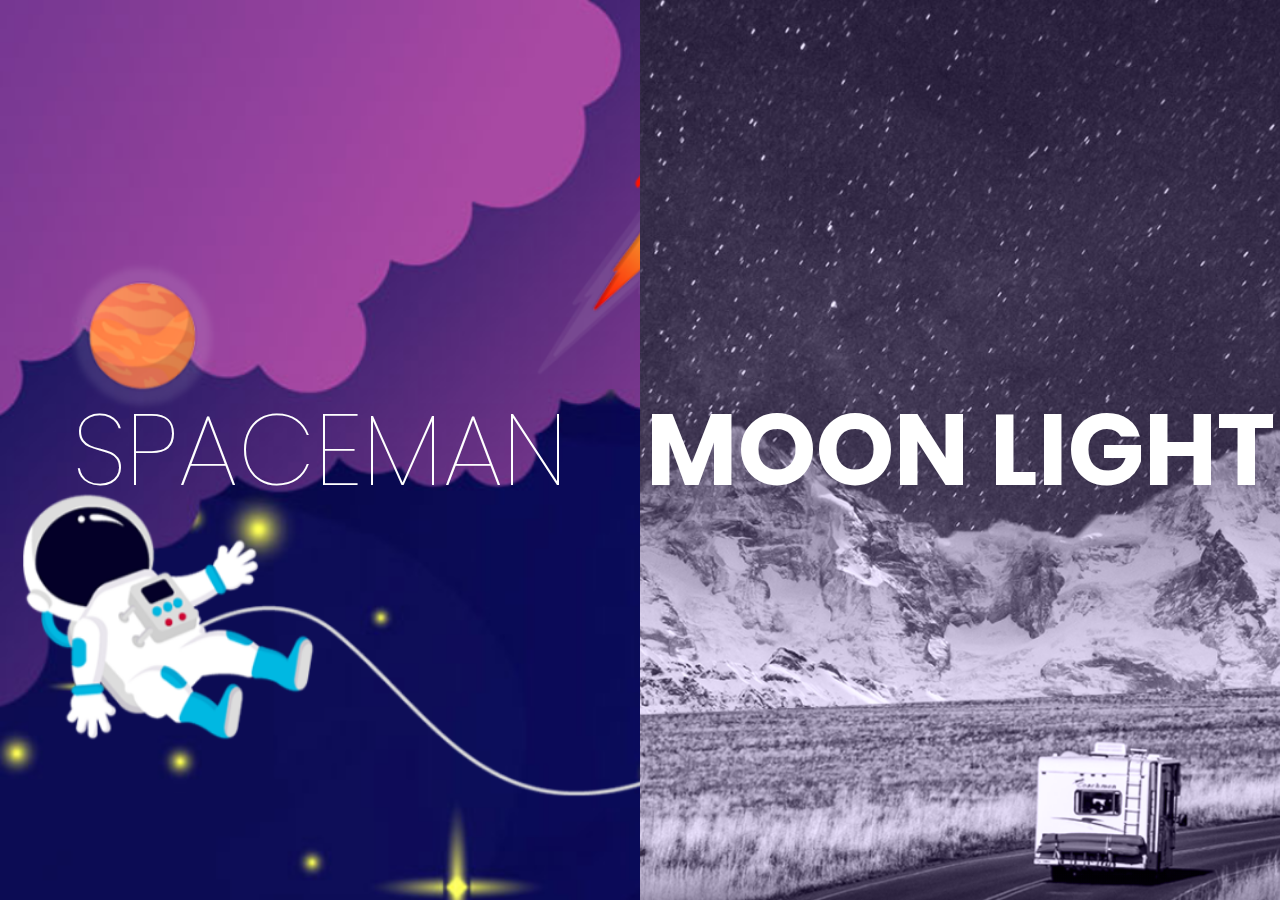
<file: index.html>
<!DOCTYPE html>
<html lang="en">
<head>
    <meta charset="UTF-8">
    <meta http-equiv="X-UA-Compatible" content="IE=edge">
    <meta name="viewport" content="width=device-width, initial-scale=1.0">
<!--     <title>Parallax effect | Space & Moon Light</title> -->
    <title>Parallax effects | Space & Moon Light</title>
    <link rel="stylesheet" href="css/style.css">
    <link rel="icon" href="images/icon.png">
</head>
<body>
    <div class="container">
        <div class="rightbox" id="right">
            <a href="sites/Parallax-Space/index.html">Spaceman</a>
        </div>
        <div class="leftbox" id="left">
            <a href="sites/Parallax-Moon-Light/index.html">Moon Light</a>
        </div>
    </div>
    <script src="mainscript.js"></script>
</body>
</html>
</file>
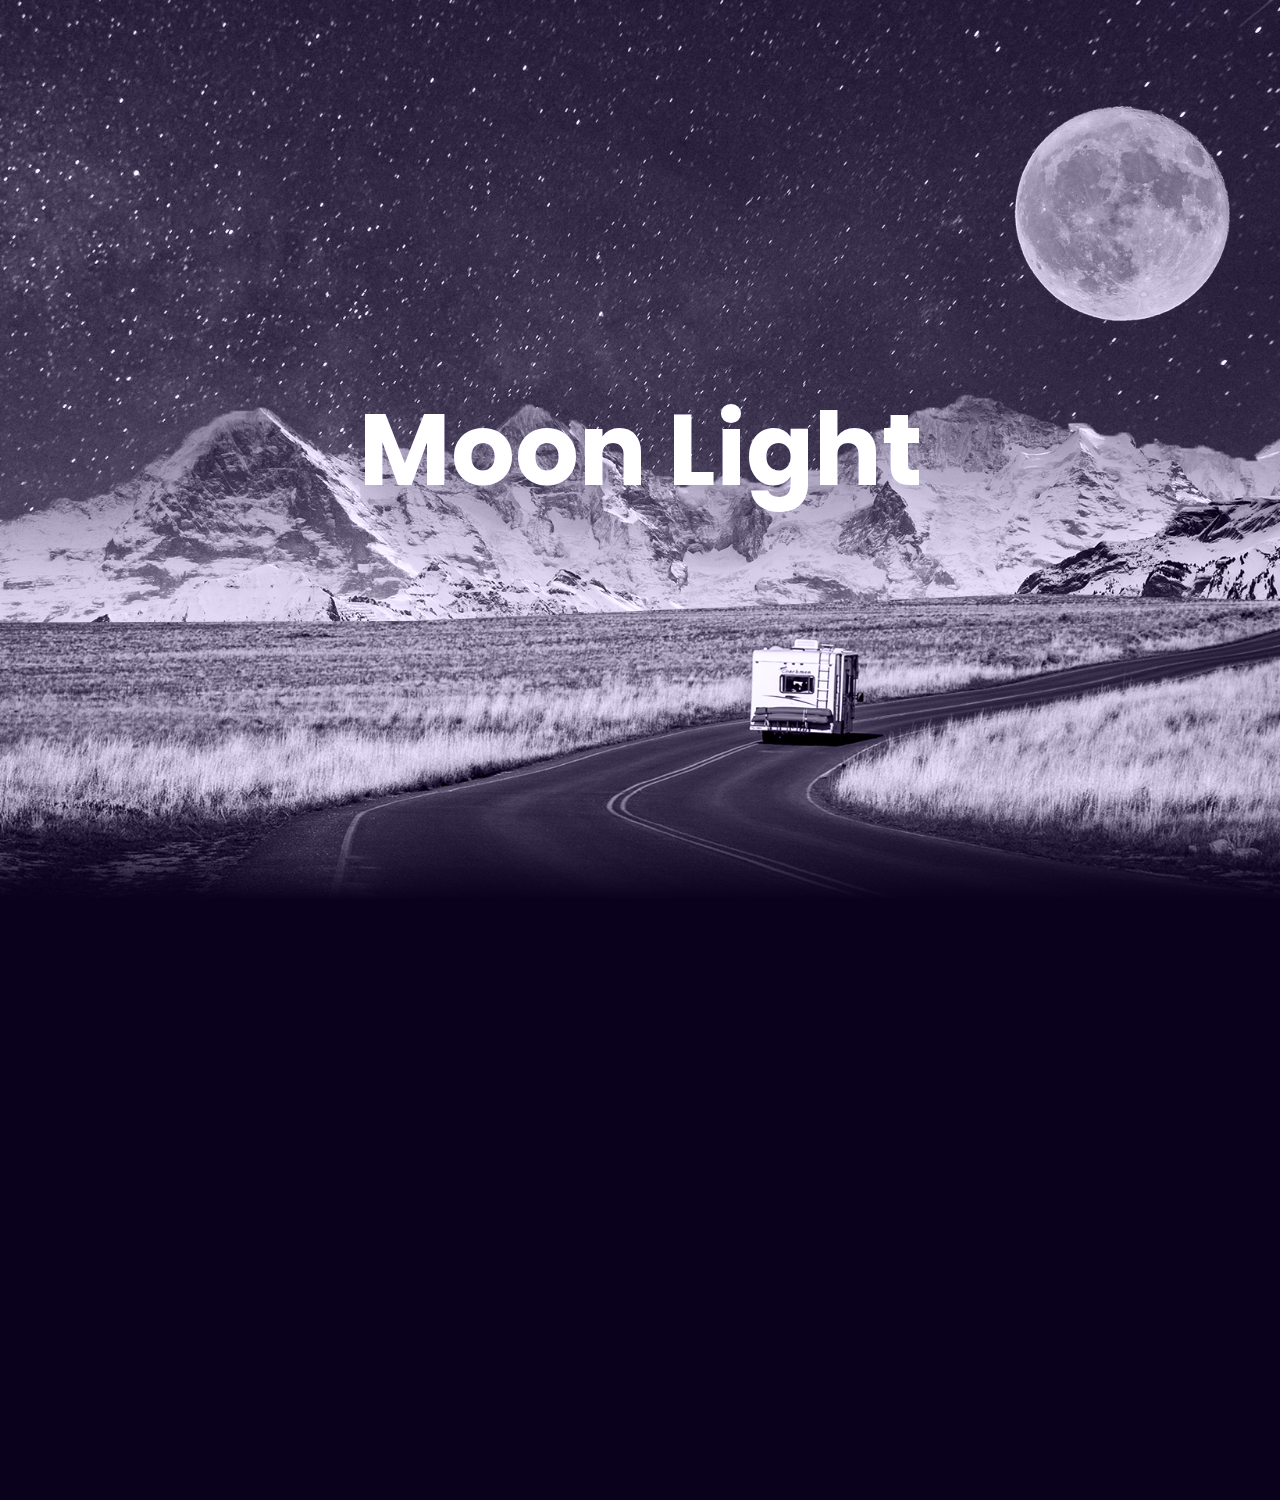
<file: Parrallax/Parallax Moon Light/index.html>
<!DOCTYPE html>
<html lang="en">
<head>
    <meta charset="UTF-8">
    <meta name="viewport" content="width=device-width, initial-scale=1.0">
    <link rel="stylesheet" href="css/styles.css">
    <!-- <title>Parrallax Moon</title> -->
    <title>Parallax Moon</title>
    <!-- <title>Parrallax Moon Light</title> -->
    <!-- <title>Parralax Moon</title> -->
    <!-- <title>Parralax Moon Light</title> -->
    <!-- <title>Parallax Moon Light</title> -->
</head>
<body>
    <section>
        <img src="img/bg.jpg" id="bg">
        <img src="img/moon.png" id="moon">
        <img src="img/mountain.png" id="mountain">
        <img src="img/road.png" id="road">
        <h2 id="text">Moon Light</h2>
    </section>
    <script>
        let bg = document.getElementById("bg");
        let moon = document.getElementById("moon");
        let mountain = document.getElementById("mountain");
        let road = document.getElementById("road");
        let text = document.getElementById("text");

        window.addEventListener('scroll',function() {
            var value = window.scrollY;
            bg.style.top = value * 0.5 + 'px';
            moon.style.left = value * 0.5 + 'px';
            mountain.style.top = value * 0.15 + 'px';
            road.style.top = value * 0.15 + 'px';
            text.style.top = value + 'px';
        });
    </script>
    <!-- <script src="parallaxEffectMoonLight.js">

    </script> -->
</body>
</html>
</file>
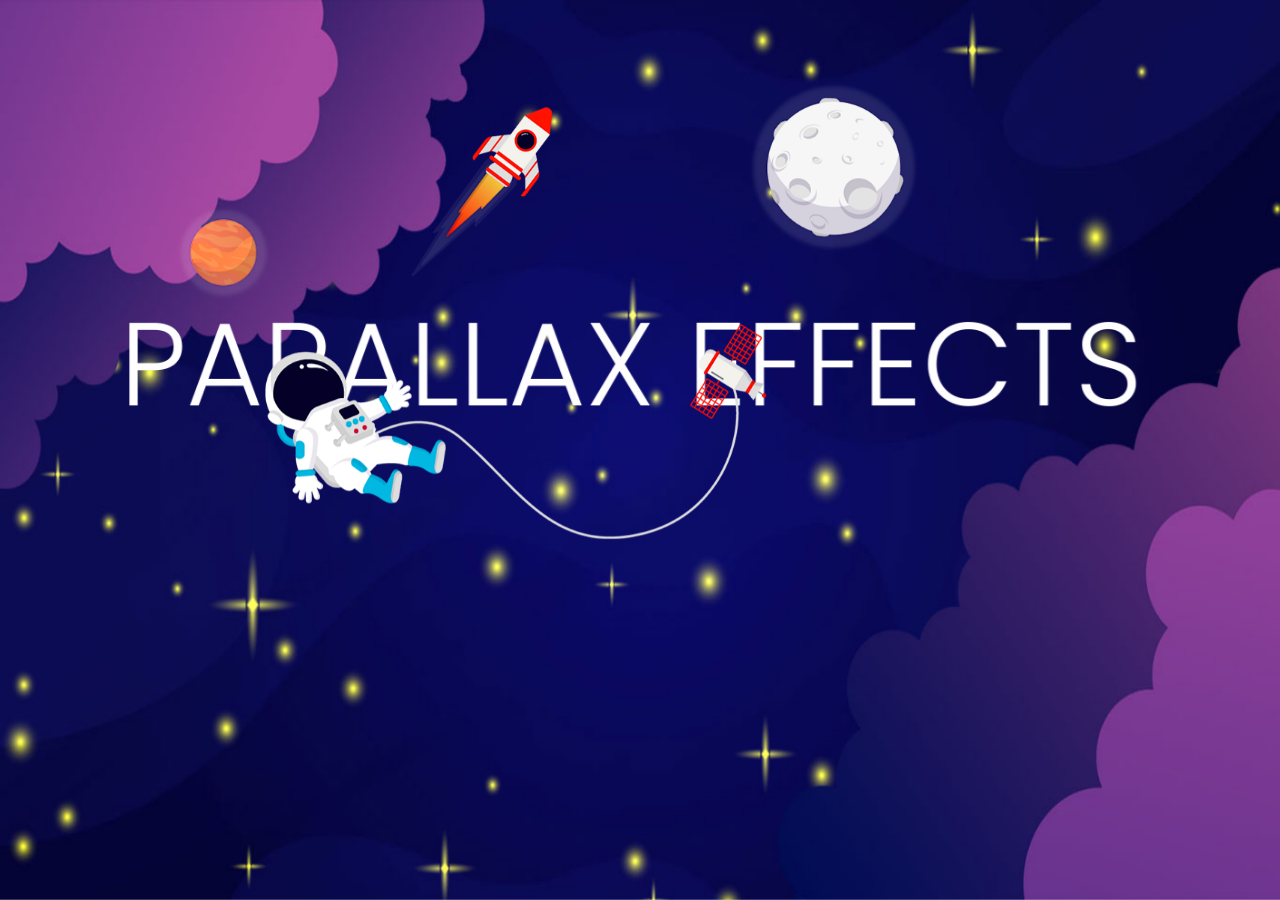
<file: Parrallax/Parallax Space/index.html>
<!doctype html>
<html>
<head>
	<meta charset="utf-8">
	<title>Parallax Space</title>
	<!-- <title>Parallax Effect</title> -->
	<!-- <title>Parralax Effect</title> -->
	<!-- <title>Parrallax Effect</title> -->
	<link rel="stylesheet" href="style.css">
	<link rel="icon" href="images/logosite.png">
	<script src="parallax.js"></script>
</head>
<body>
	<img src="images/background.jpg">
	<div class="container">
		<ul id="scene">
			<li class="layer" data-depth=".1">
				<img src="images/text.png" alt="text image">
			</li>
			<li class="layer" data-depth="1">
				<img src="images/planet1.png" alt="planet1 image">
			</li>
			<li class="layer" data-depth="-1">
				<img src="images/planet2.png" alt="planet2 image">
			</li>
			<li class="layer" data-depth="2">
				<img src="images/astronaut.png" alt="ilon mask image">
			</li>
			<li class="layer" data-depth="0.5">
				<img src="images/rocket.png" alt="SpaceX rocket image">
			</li>
		</ul>
	</div>
	<script>
		var scene = document.getElementById('scene');
		var parallax = new Parallax(scene);
	</script>
</body>
</html>
</file>
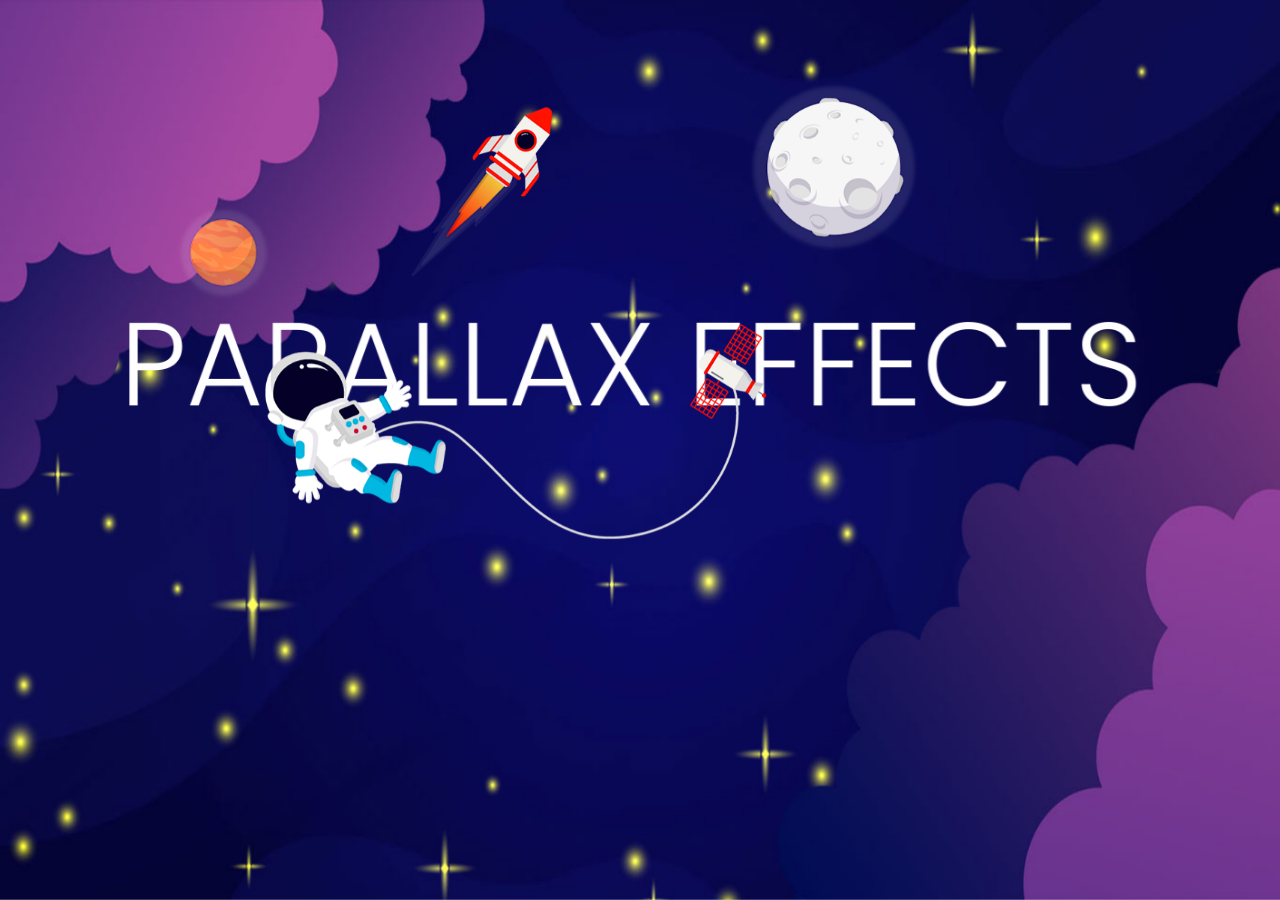
<file: Parrallax/ParallaxSpace/index.html>
<!doctype html>
<html>
<head>
	<meta charset="utf-8">
	<title>Parallax.js</title>
	<link rel="stylesheet" href="style.css">
	<script src="parallax.js"></script>
</head>
<body>
	<img src="images/background.jpg">
	<div class="container">
		<ul id="scene">
			<li class="layer" data-depth=".1">
				<img src="images/text.png" alt="text image">
			</li>
			<li class="layer" data-depth="1">
				<img src="images/planet1.png" alt="planet1 image">
			</li>
			<li class="layer" data-depth="-1">
				<img src="images/planet2.png" alt="planet2 image">
			</li>
			<li class="layer" data-depth="2">
				<img src="images/astronaut.png" alt="ilon mask image">
			</li>
			<li class="layer" data-depth="0.5">
				<img src="images/rocket.png" alt="SpaceX rocket image">
			</li>
		</ul>
	</div>
	<script>
		var scene = document.getElementById('scene');
		var parallax = new Parallax(scene);
	</script>
</body>
</html>
</file>
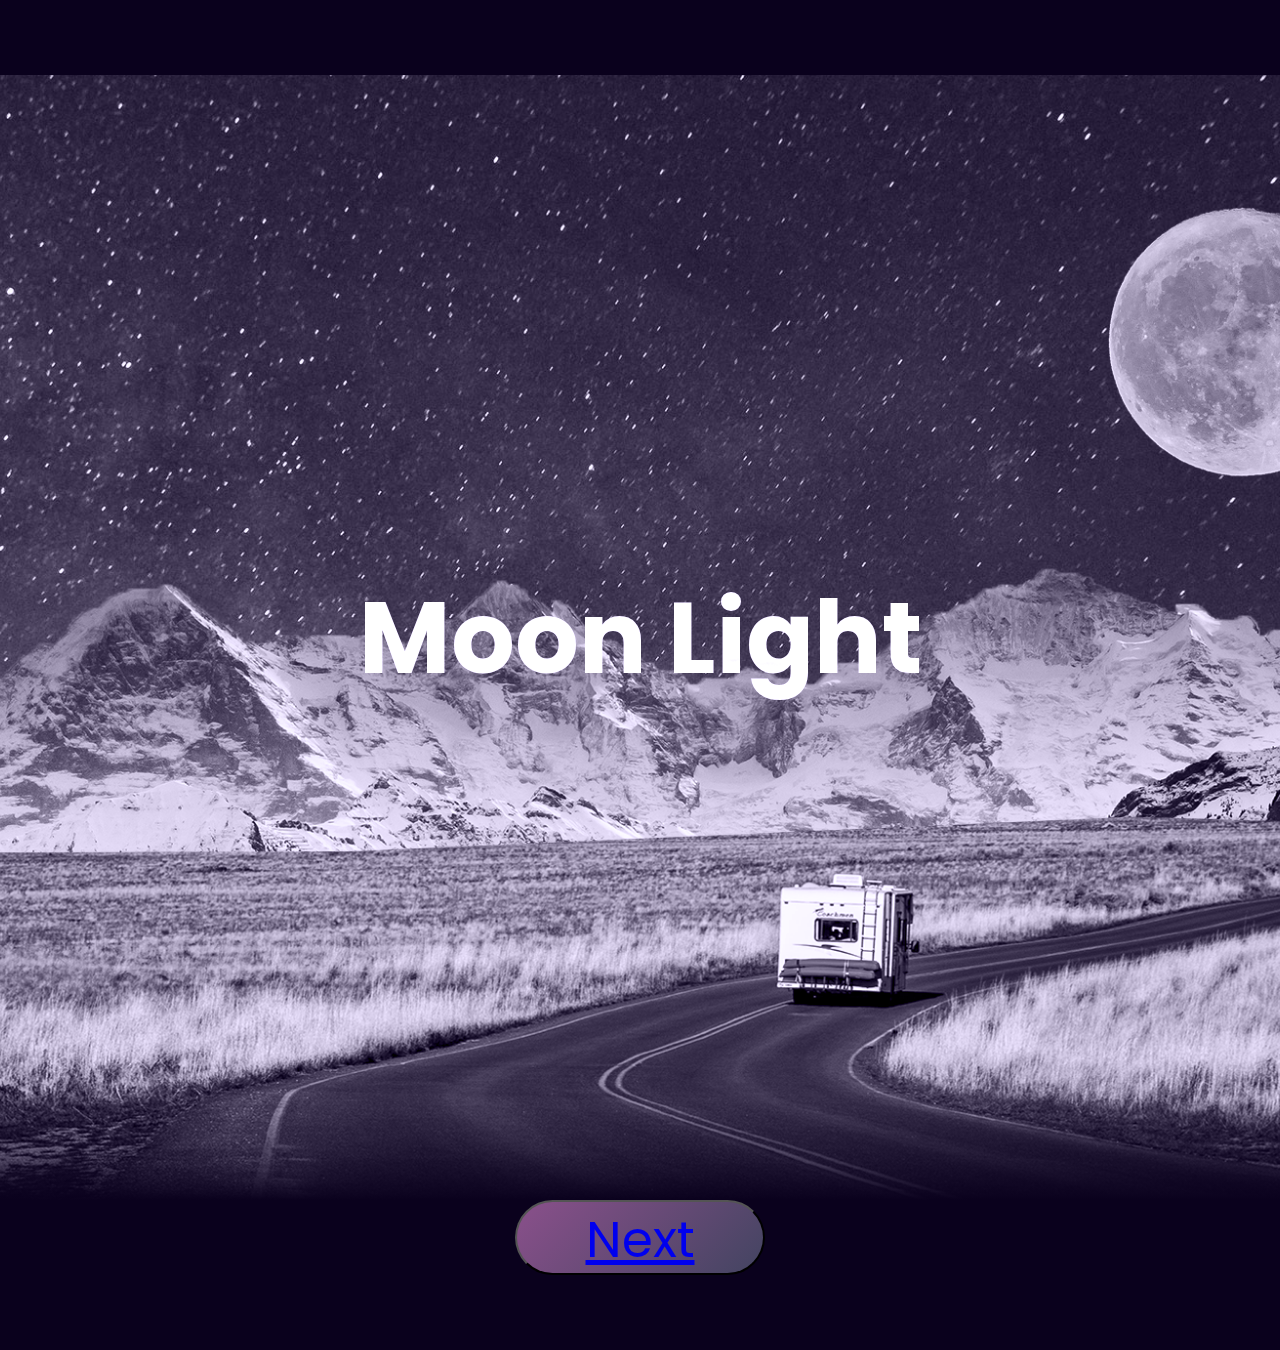
<file: sites/Parallax-Moon-Light/index.html>
<!DOCTYPE html>
<html lang="en">
<head>
    <meta charset="UTF-8">
    <meta http-equiv="X-UA-Compatible" content="IE=edge">
    <meta name="viewport" content="width=device-width, initial-scale=1.0">
    <title>Parallax Moon Light</title>
    <link rel="stylesheet" href="css/style.css">
    <link rel="icon" href="img/icon.png">
</head>
<body>
    <section>
        <img src="img/bg.jpg" id="bg">
        <img src="img/moon.png" id="moon">
        <img src="img/mountain.png" id="mountain">
        <img src="img/road.png" id="road">
        <h2 id="text">Moon Light</h2>
    </section>
    <button>
        <a href="https://vladimirsaenko.github.io/Parallax-Moon-Light2/">
            Next
        </a>
    </button>
    <script>
        let bg = document.getElementById("bg");
        let moon = document.getElementById("moon");
        let mountain = document.getElementById("mountain");
        let road = document.getElementById("road");
        let text = document.getElementById("text");

        window.addEventListener('scroll', function() {
            let value = window.scrollY;
            bg.style.top = value * 0.5 + 'px';
            moon.style.left = value * 0.5 + 'px';
            mountain.style.top = value * 0.15 + 'px';
            road.style.top = value * 0.15 + 'px';
            text.style.top = value + 'px';
        })
    </script>
</body>
</html>
</file>
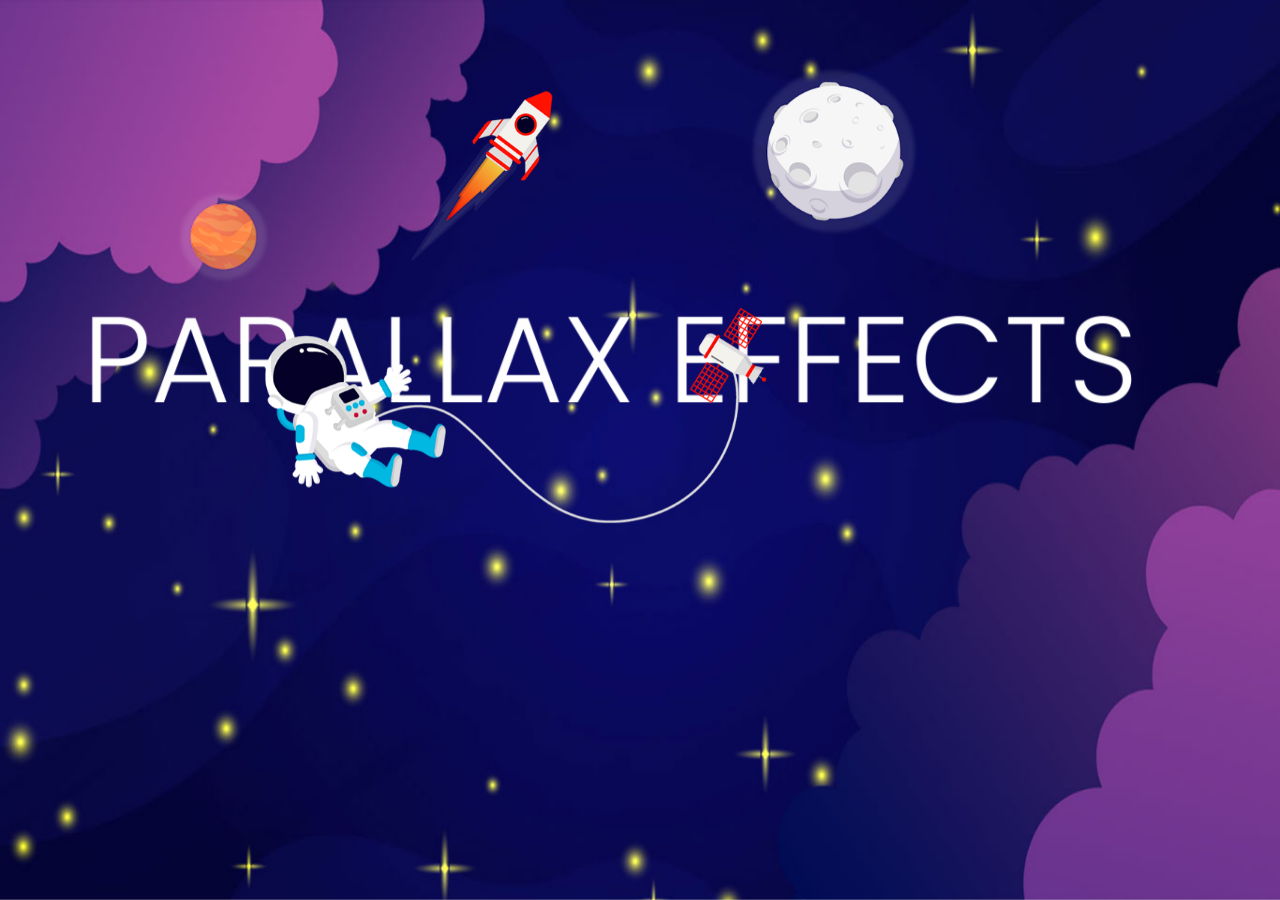
<file: sites/Parallax-Space/index.html>
<!doctype html>
<html>
<head>
	<meta charset="utf-8">
	<title>Parrallax Space</title>
	<link rel="stylesheet" href="style.css">
	<link rel="icon" href="images/icon.png">
	<script src="parallax.js"></script>
</head>
<body>
	<img src="images/background.jpg">
	<div class="container">
		<ul id="scene">
			<li class="layer" data-depth=".1">
				<img src="images/text.png" alt="text image">
			</li>
			<li class="layer" data-depth="1">
				<img src="images/planet1.png" alt="planet1 image">
			</li>
			<li class="layer" data-depth="-1">
				<img src="images/planet2.png" alt="planet2 image">
			</li>
			<li class="layer" data-depth="2">
				<img src="images/astronaut.png" alt="ilon mask image">
			</li>
			<li class="layer" data-depth="0.5">
				<img src="images/rocket.png" alt="SpaceX rocket image">
			</li>
		</ul>
	</div>
	<script>
		var scene = document.getElementById('scene');
		var parallax = new Parallax(scene);
	</script>
</body>
</html>
</file>
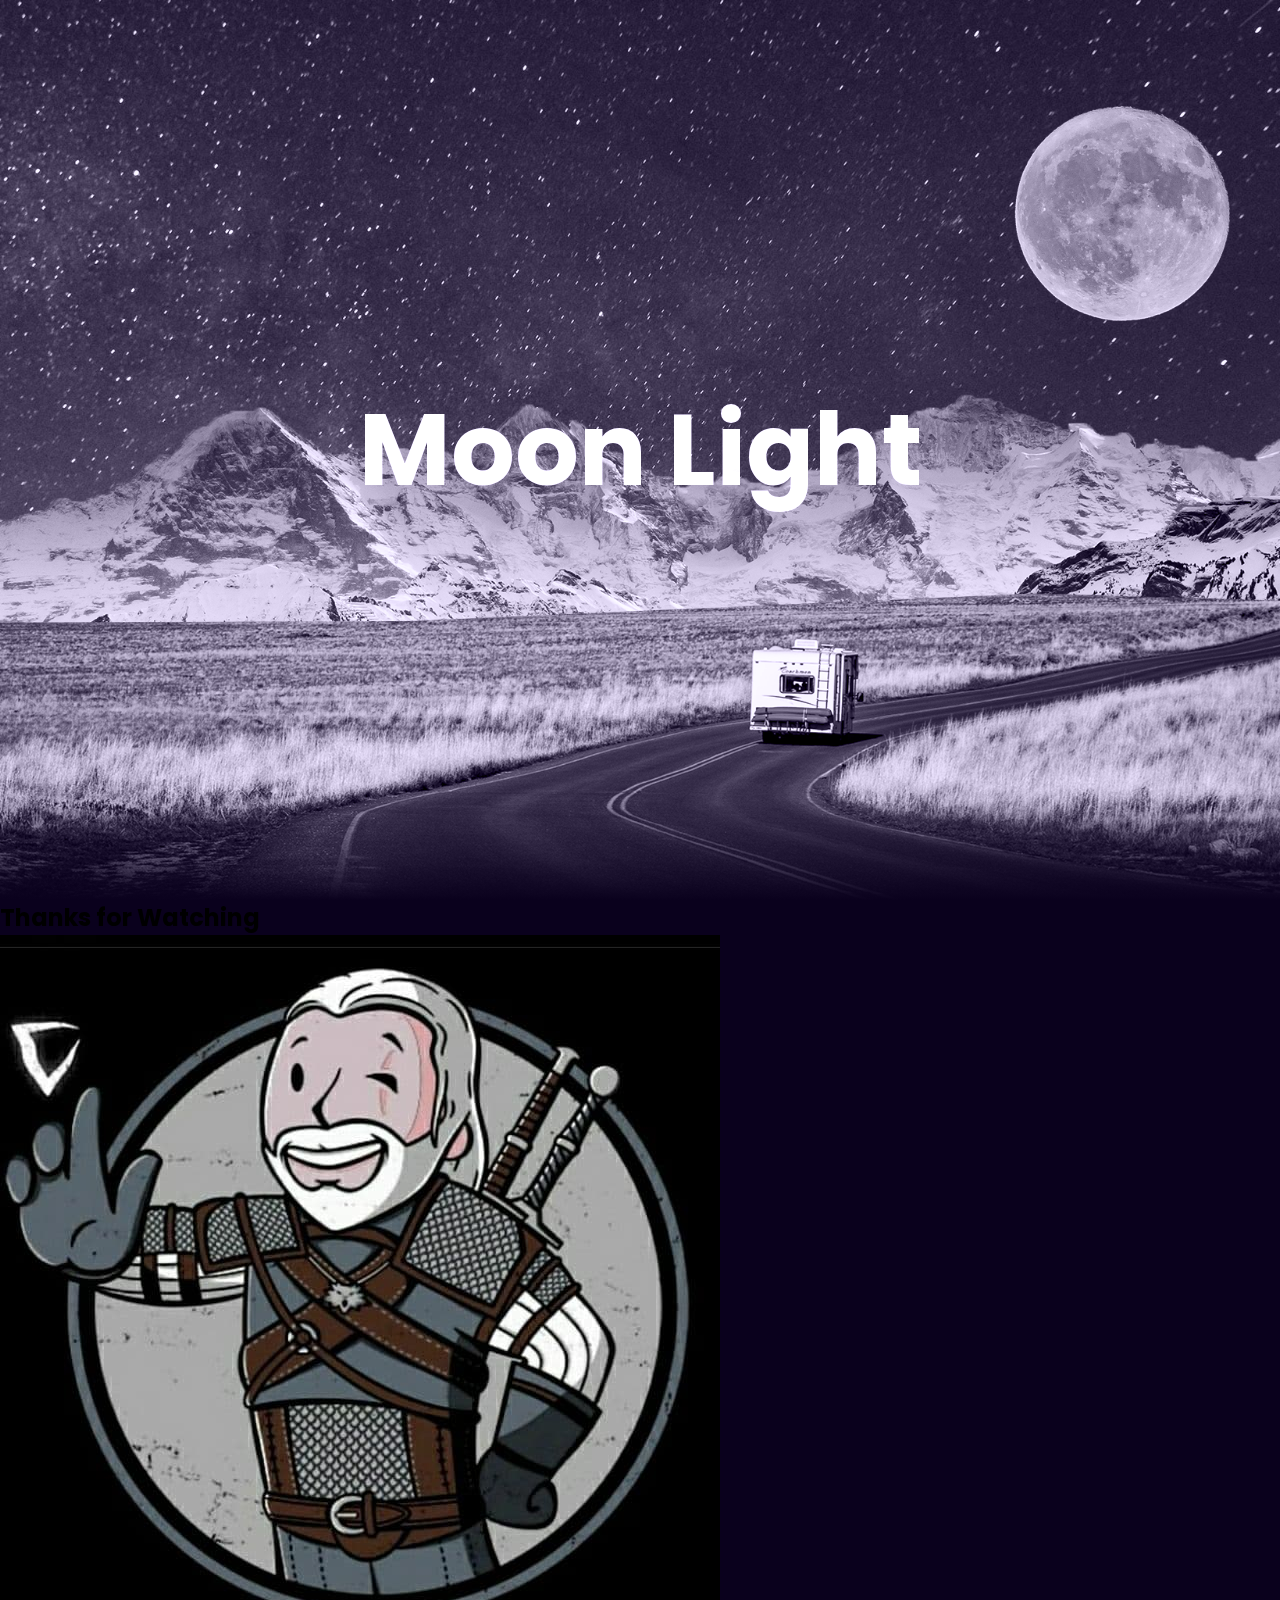
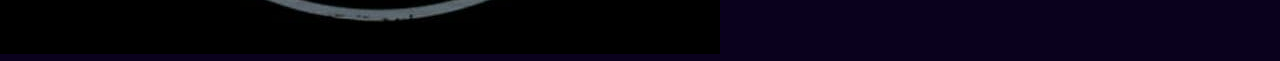
<file: Parrallax/sites/Parallax-Moon-Light/index.html>
<!DOCTYPE html>
<html lang="en">
<head>
    <meta charset="UTF-8">
    <meta name="viewport" content="width=device-width, initial-scale=1.0">
    <link rel="stylesheet" href="css/styles.css">
    <link rel="icon" href="img/logosite_moon.jpg">
    <!-- <title>Parrallax Moon</title> -->
    <title>Parallax Moon</title>
    <!-- <title>Parrallax Moon Light</title> -->
    <!-- <title>Parralax Moon</title> -->
    <!-- <title>Parralax Moon Light</title> -->
    <!-- <title>Parallax Moon Light</title> -->
</head>
<body>
    <section>
        <img src="img/bg.jpg" id="bg">
        <img src="img/moon.png" id="moon">
        <img src="img/mountain.png" id="mountain">
        <img src="img/road.png" id="road">
        <h2 id="text">Moon Light</h2>
    </section>
    <footer>
        <h2 class="footerTittle" id="footer-tittle">Thanks for Watching</h2>
        <a href="https://github.com/VladimirSaenko">
        <img id="gitImg" class="git-img" src="img/git-img.jpg">
        </a>
    </footer>
    <script>
        let bg = document.getElementById("bg");
        let moon = document.getElementById("moon");
        let mountain = document.getElementById("mountain");
        let road = document.getElementById("road");
        let text = document.getElementById("text");
        let tittleFooter = document.getElementById("footer-tittle");
        let gitimgLink = document.getElementById("gitImg");
        let isTFvis = false;

        window.addEventListener('scroll', function() {
            tittleFooter.style.transition = '3.5s';
            tittleFooter.style.transform = 'translateX(-0%)';
            isTFvis = true;
            function visGitImg() {
            gitimgLink.style.transition = '2.5s';
            gitimgLink.style.visibility = 'visible';
            gitimgLink.style.transform = 'translateX(240%)';
            } 
            if(isTFvis == true) {
            setTimeout(visGitImg,3500);
        }
        });

        window.addEventListener('scroll',function() {
            let value = window.scrollY;
            bg.style.top = value * 0.5 + 'px';
            moon.style.left = value * 0.5 + 'px';
            mountain.style.top = value * 0.15 + 'px';
            road.style.top = value * 0.15 + 'px';
            text.style.top = value + 'px';
        });
    </script>
    <!-- <script src="parallaxEffectMoonLight.js">

    </script> -->
    <!-- <script src="/Parrallax/sites/Parallax-Moon-Light/hiddenThanksScript.js"></script> -->
</body>
</html>
</file>
<file: css/style.css>
@import url('https://fonts.googleapis.com/css?family=Poppins:300,400,500,600,700,800,900&display=swap');

* {
    margin: 0;
    padding: 0;
    box-sizing: border-box;
    user-select: none;
    font-family: 'Poppins', sans-serif;
}

a {
    text-decoration: none;
    color: white;
    white-space: nowrap;
    cursor: pointer;
}

.container {
    display: flex;
    flex-direction: row;
    align-items: center;
    width: 100%;
    height: 100vh;
    overflow: hidden;
}

.container div {
    display: flex;
    flex-direction: column;
    justify-content: center;
    align-items: center;
    transition: 1s;
}

.rightbox {
    text-align: center;
    position: relative;
    top: 0;
    height: 100%;
    background: url(../images/space.png);
    background-size: cover;
    width: 50vw;
}

.rightbox a {
    font-size: 100px;
    text-transform: uppercase;
    font-weight: lighter;
}

.leftbox {
    text-align: center;
    position: relative;
    top: 0;
    height: 100%;
    width: 50vw;
    background: url(../images/moonlight.png);
    background-size: cover;
    background-position: center;
}

.leftbox a {
    font-size: 100px;
    text-transform: uppercase;
    font-weight: bolder;
}

@media screen and (min-width: 300px) and (max-width: 800px) {
    .rightbox a, .leftbox a {
        font-size: 25px;
    }

    .leftbox {
        background-position: right;
    }
}
</file>
<file: Parrallax/Parallax Moon Light/css/styles.css>
@import url('https://fonts.googleapis.com/css?family=Poppins:300,400,500,600,700,800,900&display=swap');


* {
    margin: 0;
    padding: 0;
    font-family: 'Poppins', sans-serif;
}

body {
    background: rgb(10,1,29);
    min-height: 1500px;
}

section {
    position: relative;
    height: 100vh;
    width: 100%;
    overflow: hidden;
    display: flex;
    justify-content: center;
    align-items: center;
}

section::before {
    content: "";
    position: absolute;
    width: 100%;
    height: 100px;
    background: linear-gradient(to top,rgb(10,1,29), transparent);
    z-index: 100;
    bottom: 0;
}

section::after {
    content: "";
    position: absolute;
    width: 100%;
    height: 100%;
    background: rgb(10,1,29);
    z-index: 100;
    mix-blend-mode: color;
}

section img {
    position: absolute;
    width: 100%;
    height: 100%;
    object-fit: cover;
}

#text {
    position: relative;
    color: white;
    font-size: 100px;
    z-index: 1;
}

#road {
    z-index: 2;
}
</file>
<file: Parrallax/Parallax Space/style.css>
body {
    margin: 0;
}

img {
    /* position: absolute; */
    position: fixed;
    width: 100%;
    height: auto;
    min-height: 100%;
    min-width: 1024px;
}

.container {
    height: 100vh;
    overflow: hidden;
}

.layer:hover {
    cursor: pointer;
}
</file>
<file: Parrallax/ParallaxSpace/style.css>
body {
    margin: 0;
}

img {
    /* position: absolute; */
    position: fixed;
    width: 100%;
    height: auto;
    min-height: 100%;
    min-width: 1024px;
}

.container {
    height: 100vh;
    overflow: hidden;
}

.layer:hover {
    cursor: pointer;
}
</file>
<file: sites/Parallax-Moon-Light/css/style.css>
@import url('https://fonts.googleapis.com/css?family=Poppins:300,400,500,600,700,800,900&display=swap');

* {
    margin: 0;
    padding: 0;
    font-family: 'Poppins', sans-serif;
    box-sizing: border-box;
}

body {
    display: flex;
    justify-content: center;
    align-items: center;
    flex-direction: column;
    background: rgb(10, 1, 29);
    /* min-height: 1475px; */
    min-height: 150vh;
}

section {
    position: relative;
    height: 125vh;
    width: 100%;
    overflow: hidden;
    display: flex;
    justify-content: center;
    align-items: center;
}

section::before {
    content: "";
    position: absolute;
    width: 100%;
    height: 100px;
    background: linear-gradient(to top,rgb(10,1,29), transparent);
    z-index: 100;
    bottom: 0;
}

section::after {
    content: "";
    position: absolute;
    width: 100%;
    height: 100%;
    background: rgb(10,1,29);
    z-index: 100;
    mix-blend-mode: color;
}

section img {
    position: absolute;
    width: 100%;
    height: 100%;
    object-fit: cover;
}

button {
    cursor: pointer;
    text-align: center;
    width: 250px;
    height: 75px;
    color: #cc21cf;
    font-size: 50px;
    text-decoration: none;
    border-radius: 40px;
    background: linear-gradient(135deg, #8a508b 0%, #434461 100%);
}

button:hover {
    background: #393945;
    color: #8a508b;
    text-shadow: #393945 1px 2px 4px;
}

#text {
    position: relative;
    color: white;
    font-size: 100px;
    z-index: 1;
}

#road {
    z-index: 2;
}

.second {
    display: flex;
    justify-content: center;
    align-items: center;
    position: relative;
    padding: 175px 0;
}

@media screen and (min-width: 300px) and (max-width: 800px) {
    #text {
        text-align: center;
    }

    section {
        height: 150vh;
    }

    body {
        min-height: 165vh;
    }

    .second {
        padding: 275px 0;
    }
}
</file>
<file: sites/Parallax-Space/style.css>
* {
    margin: 0;
    padding: 0;
    user-select: none;
    box-sizing: border-box;
}

body {
    margin: 0;
}

img {
    /* position: absolute; */
    position: fixed;
    width: 100%;
    height: auto;
    min-height: 100%;
    min-width: 1024px;
}

.container {
    height: 100vh;
    overflow: hidden;
}

.layer:hover {
    cursor: pointer;
}
</file>
<file: Parrallax/sites/Parallax-Moon-Light/css/styles.css>
@import url('https://fonts.googleapis.com/css?family=Poppins:300,400,500,600,700,800,900&display=swap');


* {
    margin: 0;
    padding: 0;
    font-family: 'Poppins', sans-serif;
}

body {
    background: rgb(10,1,29);
    min-height: 1500px;
}

section {
    position: relative;
    height: 100vh;
    width: 100%;
    overflow: hidden;
    display: flex;
    justify-content: center;
    align-items: center;
}

section::before {
    content: "";
    position: absolute;
    width: 100%;
    height: 100px;
    background: linear-gradient(to top,rgb(10,1,29), transparent);
    z-index: 100;
    bottom: 0;
}

section::after {
    content: "";
    position: absolute;
    width: 100%;
    height: 100%;
    background: rgb(10,1,29);
    z-index: 100;
    mix-blend-mode: color;
}

section img {
    position: absolute;
    width: 100%;
    height: 100%;
    object-fit: cover;
}

#text {
    position: relative;
    color: white;
    font-size: 100px;
    z-index: 1;
}

#road {
    z-index: 2;
}
</file>
